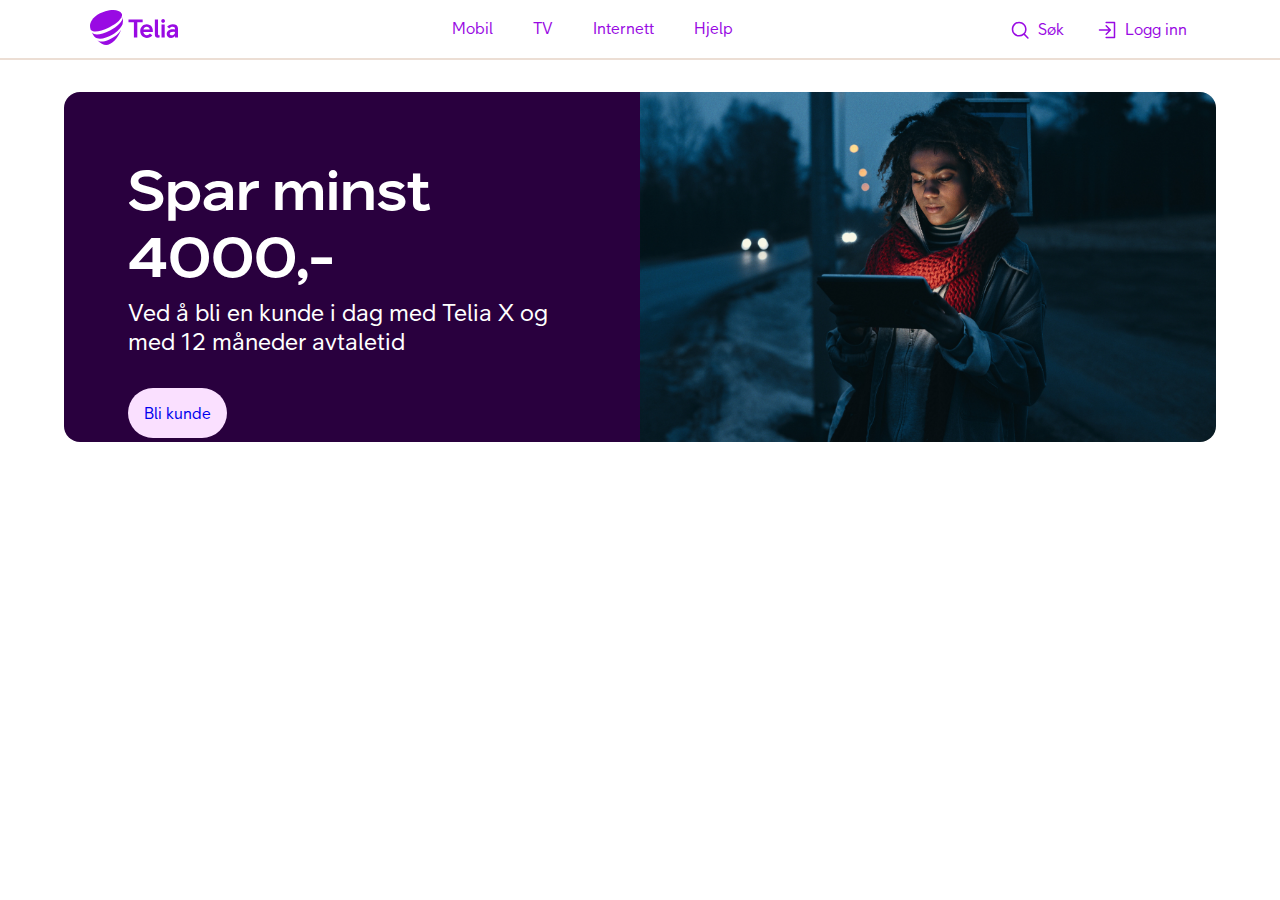
<file: src/index.html>
<!DOCTYPE html>
<html lang="en">
  <head>
    <meta charset="UTF-8" />
    <meta name="viewport" content="width=device-width, initial-scale=1.0" />
    <link rel="stylesheet" href="./css/reset.css" />
    <link rel="stylesheet" href="./css/variables.css" />
    <link rel="stylesheet" href="./css/style.css" />
    <link rel="stylesheet" href="./css/nav.css" />
    <link rel="stylesheet" href="./css/index.css" />
    <title>Home</title>
  </head>
  <body>
      <header>

        <!-- --NAV BAR START-- -->
        <nav class="navbar">
          <div class="navbar__elements-left">
            <div class="navbar__item-logo">
              <a href="index.html">
                <img
                  src="./assets/icons/Telia_Logotype_RGB_Purple.svg"
                  alt="Telia logo"
                />
              </a>
            </div>
          </div>
          <div class="navbar__elements-center">
            <ul class="navbar__item-list">
              <li class="navbar__item">
                <a href="./pages/mobil.html">Mobil</a>
              </li>
              <li class="navbar__item">
                <a href="./pages/tv.html">TV</a>
              </li>
              <li class="navbar__item">Internett</li>
              <li class="navbar__item">
                <a href="./pages/hjelp.html">Hjelp</a>
              </li>
            </ul>
          </div>
          <div class="navbar__elements-right">
            <div class="navbar__item-search">
              <a href="./pages/search.html">
                <img
                  src="./assets/icons/Telia-icons-purple/search.svg"
                  alt="Search icon"
                />
              </a>
              <label>Søk</label>
            </div>
            <div class="navbar__item-login">
              <a href="./pages/login.html">
                <img
                  src="./assets/icons/Telia-icons-purple/login.svg"
                  alt="Log inn icon"
                />
              </a>
              <label>Logg inn</label>
            </div>
          </div>
        </nav>
        <!-- --NAV BAR END-- -->

        <!-- --SHOWCASE START-- -->
        <div class="showcase">
          <div class="showcase__item1">
            <h1 class="showcase__item1-header">Spar minst 4000,-</h1>
            <p class="showcase__item1-text">
              Ved å bli en kunde i dag med Telia X og med 12 måneder avtaletid
            </p>
            <button class="showcase__item1-button"><a href="./pages/register_1.html">Bli kunde</a></button>
          </div>
          <div class="showcase__item2">
            <img
              class="showcase__item2-image"
              src="./assets/images/brand-images/Telia_Company_012-min.jpg"
              alt="Person holding a mobile phone in hand"
            />
          </div>
        </div>
        <!-- --SHOWCASE END-- -->

      </header>

      <!-- <main>
        <article>
          <section>news 1</section>
          <section>news 2</section>
          <section>news 3</section>
        </article>
      </main>
      <footer>
        <h3>contact me</h3>
        <p>name</p>
        <p>email</p>
      </footer> -->

    
  </body>
</html>
</file>
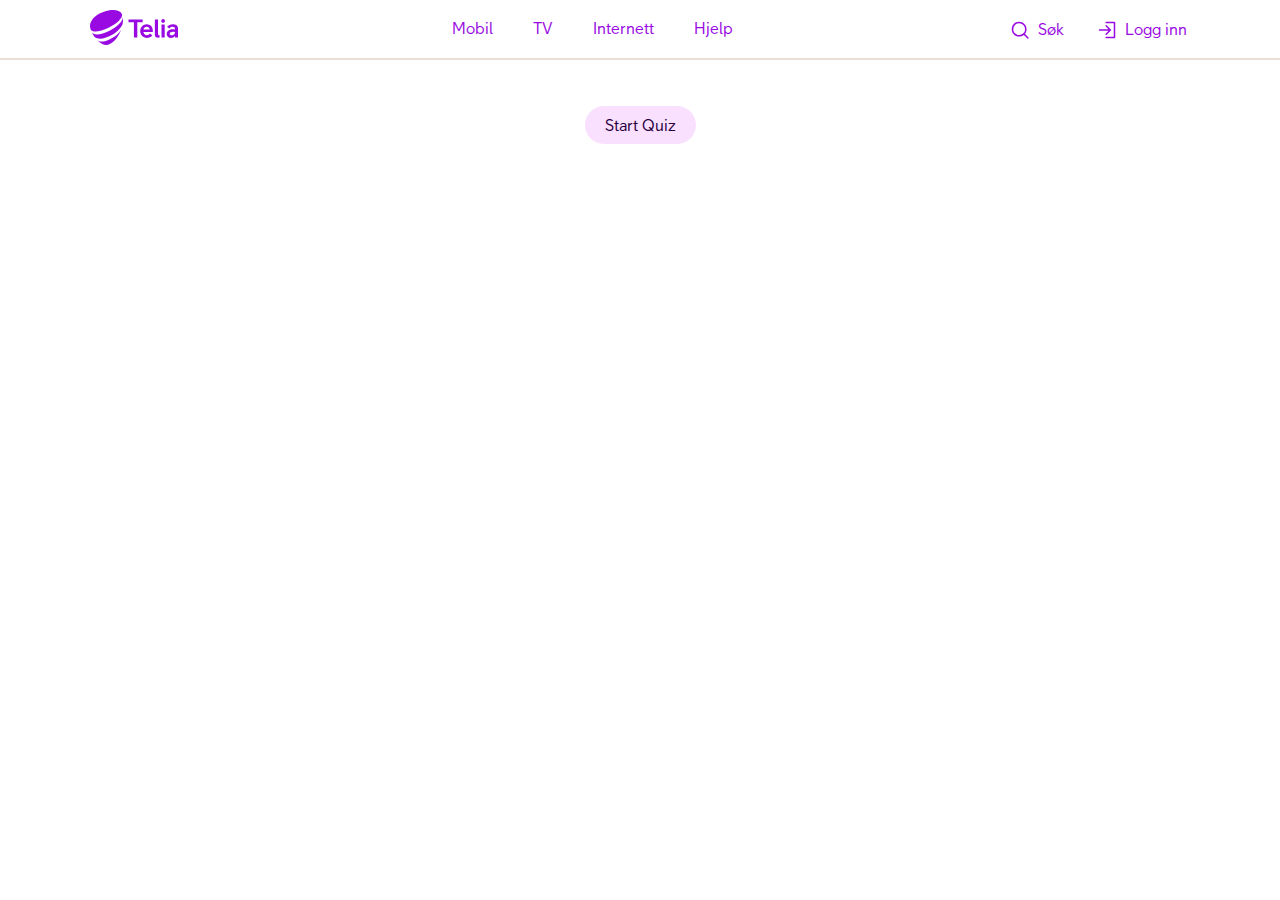
<file: src/pages/quiz.html>
<!DOCTYPE html>
<html lang="en">
  <head>
    <meta charset="UTF-8" />
    <meta name="viewport" content="width=device-width, initial-scale=1.0" />
    <link rel="stylesheet" href="../css/reset.css">
    <link rel="stylesheet" href="../css/variables.css">
    <link rel="stylesheet" href="../css/style.css" />
    <link rel="stylesheet" href="../css/nav.css" />
    <link rel="stylesheet" href="../css/quiz.css" />
    <title>Quiz</title>
  </head>
  <body>
    <header>

      <!-- --NAV BAR START-- -->
      <nav class="navbar">
        <div class="navbar__elements-left">
          <div class="navbar__item-logo">
            <a href="../index.html">
              <img
                src="../assets/icons/Telia_Logotype_RGB_Purple.svg"
                alt="Telia logo"
              />
            </a>
          </div>
        </div>
        <div class="navbar__elements-center">
          <ul class="navbar__item-list">
            <li class="navbar__item">
              <a href="../pages/mobil.html">Mobil</a>
            </li>
            <li class="navbar__item">TV</li>
            <li class="navbar__item">Internett</li>
            <li class="navbar__item">
              <a href="../pages/hjelp.html">Hjelp</a>
            </li>
          </ul>
        </div>
        <div class="navbar__elements-right">
          <div class="navbar__item-search">
            <a href="../pages/search.html">
              <img
                src="../assets/icons/Telia-icons-purple/search.svg"
                alt="Search icon"
              />
            </a>
            <label>Søk</label>
          </div>
          <div class="navbar__item-login">
            <a href="../pages/login.html">
              <img
                src="../assets/icons/Telia-icons-purple/login.svg"
                alt="Log inn icon"
              />
            </a>
            <label>Logg inn</label>
          </div>
        </div>
      </nav>
      <!-- --NAV BAR END-- -->


<!-- QUIZ STARTING -->
<div class="quiz">
  <button class="quiz__start">Start Quiz</button>
  <div class="quiz__container hidden">
    <img src="../assets/images/quiz/quiz.jpg" alt="Question Image" class="quiz__image" />
    <p class="quiz__progress"></p>
    <p class="quiz__question"></p>
    <div class="quiz__answers"></div>
    <button class="quiz__submit">Submit</button>
  </div>
  <div class="quiz__score-container">
    <p class="quiz__score hidden"></p>
    <button class="quiz__restart hidden">Restart Quiz</button>
  </div>
</div>
<!-- QUIZ ENDING -->







      
    <script src="../js/quiz.js"></script>
</body>
</html>
</file>
<file: src/css/variables.css>
:root {
      /* Colors */
  --deep-purple: #29003E;
  --core-purple: #990AE3;
  --light-purple: #FaE0FF;
  --core-purple-25A: #9b0ae32a;
  --core-pink: #E4B6FB;

  --deep-beige: #5C524E;
  --beige: #ECDED4;
  --light-beige: #F8EEE8;

  --teal: #00827C;
  --red: #E4175C;

  --off-black: #121214;
  --light-gray: #F4F4F9;
  --white: #FFFFFF;

  --link-color: #1d684b;
  --hover-color: #9b0ae33e;


  /* Spacing */
  --spacing-micro: 0.3rem;
  --spacing-xsmall: 0.5rem;
  --spacing-small: 1rem;
  --spacing-medium: 2rem;
  --spacing-large: 4rem;
  --spacing-xlarge: 8rem;
}
</file>
<file: src/css/style.css>
@font-face {
    font-family: 'TeliaSans-Regular';
    src: url(../assets/fonts/TeliaSans-Regular.otf);
}

@font-face {
    font-family: 'TeliaSans-RegularItalic';
    src: url(../assets/fonts/TeliaSans-RegularItalic.otf);
}

@font-face {
    font-family: 'TeliaSans-Bold';
    src: url(../assets/fonts/TeliaSans-Bold.otf);
}

@font-face {
    font-family: 'TeliaSans-BoldItalic';
    src: url(../assets/fonts/TeliaSans-BoldItalic.otf);
}

@font-face {
    font-family: 'TeliaSans-Medium';
    src: url(../assets/fonts/TeliaSans-Medium.otf);
}

@font-face {
    font-family: 'TeliaSans-MediumItalic';
    src: url(../assets/fonts/TeliaSans-MediumItalic.otf);
}

@font-face {
    font-family: 'TeliaSansHeading-Heading';
    src: url(../assets/fonts/TeliaSansHeading-Heading.otf);
}


body {
    height: 100vh;
    width: 100%;
    font-family: "TeliaSans-Regular";
    font-size: 16px;
    color: var(--off-black);
    background-color: var(--white);
}

button {
    background-color: var(--light-purple);
    color: var(--deep-purple);
    width: fit-content;
    height: fit-content;
    margin-top: var(--spacing-medium);
    padding: var(--spacing-small);
    border-radius: 10rem;
}

button:hover {
    background-color: var(--core-pink);
}
</file>
<file: src/css/nav.css>
/* NAVBAR */

nav {
    width: 100%;
    height: 60px;
    background-color: var(--white);
    border-bottom: 2px solid var(--beige);
    display: flex;
    justify-content: space-between;
    color: var(--core-purple);
        a {
            color: var(--core-purple);
        }
}

.navbar__elements-left {
    display: flex;
    align-items: center;
    margin-left: 5rem;
}

.navbar__elements-center {
    font-size: 1rem;
}

 .navbar__elements-right {
    display: flex;
    align-items: center;
    font-size: 1rem;
    gap: var(--spacing-xsmall);
    margin-right: 5rem; 
} 


.navbar__item-logo {
    padding: var(--spacing-micro);
    margin: var(--spacing-micro);
    height: 80%;
    display: flex;
    align-items: center;
        img {
            height: 35px;
        }
}

.navbar__item-logo:hover {
    outline: solid 2px var(--core-purple);
    background-color: var(--core-purple-25A);
    border-radius: var(--spacing-xsmall);
}

.navbar__item-list {
    height: 100%;
    display: flex;
    gap: var(--spacing-xsmall);   
}

.navbar__item {
    height: 100%;
    width: min-content;
    padding: 1rem;
    display: flex;
    align-items: center;
    border-bottom: solid 2px rgba(0, 0, 0, 0);
        a {
            display: block;
            width: 100%;
            height: 100%;
            align-content: center;
            text-align: center;
        }
   
}

.navbar__item:hover {
    height: 100%;
    display: flex;
    align-items: center;
    border-bottom: solid 2px var(--core-purple);
    background-color: var(--core-purple-25A);
    
}

.navbar__item-search {
    padding: var(--spacing-xsmall);
    margin: var(--spacing-micro);
    height: 80%;
    gap: 0.5rem;
    display: flex;
    align-items: center;
        img {
            margin-top: 0.3rem;
            height: 20px;
        }
}


.navbar__item-search:hover {
    outline: solid 2px var(--core-purple);
    background-color: var(--core-purple-25A);
    border-radius: var(--spacing-xsmall);
}

.navbar__item-login {
    padding: var(--spacing-xsmall);
    margin: var(--spacing-micro);
    height: 80%;
    gap: 0.5rem;
    display: flex;
    align-items: center;
        img {
            margin-top: 0.3rem;
            height: 20px;
        }
}

.navbar__item-login:hover {
    outline: solid 2px var(--core-purple);
    background-color: var(--core-purple-25A);
    border-radius: var(--spacing-xsmall);
}
</file>
<file: src/css/index.css>
/* SHOWCASE */

.showcase {
    display: flex;
    height: 350px;
    width: 90%;
    margin: 0 auto;
    justify-content: center;

}

.showcase__item1 {
    background-color: var(--deep-purple);
    color: var(--white);
    height: 100%;
    width: 50%;
    padding: var(--spacing-large);
    margin-top: var(--spacing-medium);
    border-top-left-radius: 1rem;
    border-bottom-left-radius: 1rem;

    h1 {
        font-family: "TeliaSansHeading-Heading";
        font-size: 3.5rem;
    }
    p {
        margin-top: var(--spacing-xsmall);
        font-size: x-large;
    }
}

.showcase__item2 {
    width: 50%;
    height: 100%;
    img {
        width: 100%;
        height: 100%;
        object-fit: cover;   
        margin-top: var(--spacing-medium);
        border-top-right-radius: 1rem;
        border-bottom-right-radius: 1rem;
    }
}

/* MEDIA QUERIES*/

@media (max-width: 1200px) {
    .showcase__item1, .showcase__item2 {
        width: 100%; 
    }

    .showcase__item1 {
        padding: var(--spacing-medium);
    }
}

@media (max-width: 900px) {
    .showcase__item2 {
        display: none;
    }
    
    .showcase__item1 {
        border-top-right-radius: 1rem;
        border-bottom-right-radius: 1rem;
        }
        h1 {
            font-size: 2.5rem;
        }
        p {
            font-size: large; 
        }
    }


@media (max-width: 600px) {
    .showcase__item1 {
        h1 {
            font-size: 2rem; 
        }
        p {
            font-size: medium; 
        }
    }
}
</file>
<file: src/css/quiz.css>
.quiz {
    margin-top: 2%;
    height: 70vh;
    display: flex;
    justify-content: center;
}

.quiz__container {
    display: flex;
    height: 100%;
    flex-direction: column;
    align-items: center;
    
}

.hidden {
    display: none;
  }
  
  .quiz__start, .quiz__submit, .quiz__restart {
    margin-top: 20px;
    padding: 10px 20px;

  }
  
 
  
  .quiz__question {
    font-size: 1.2rem;
    margin-bottom: 20px;
  }
  
  .quiz__answers button {
    margin: 10px 10px;
    padding: 10px;

  }
  


  .quiz__image {
    border: 4px solid var(--core-purple);
    border-radius: 2rem;
    height: 80%;
    margin-bottom: 5px;
  }


  
  .quiz__score {
    font-size: 1.5rem;
    font-weight: bold;
    margin-top: 20px;
  }
  
  .quiz__progress {
    font-size: 1rem;
    font-weight: bold;
    margin-bottom: 20px;
  }
  
  .quiz__score-container {
    display: flex;
    flex-direction: column;
    align-items: center;
  }
</file>
